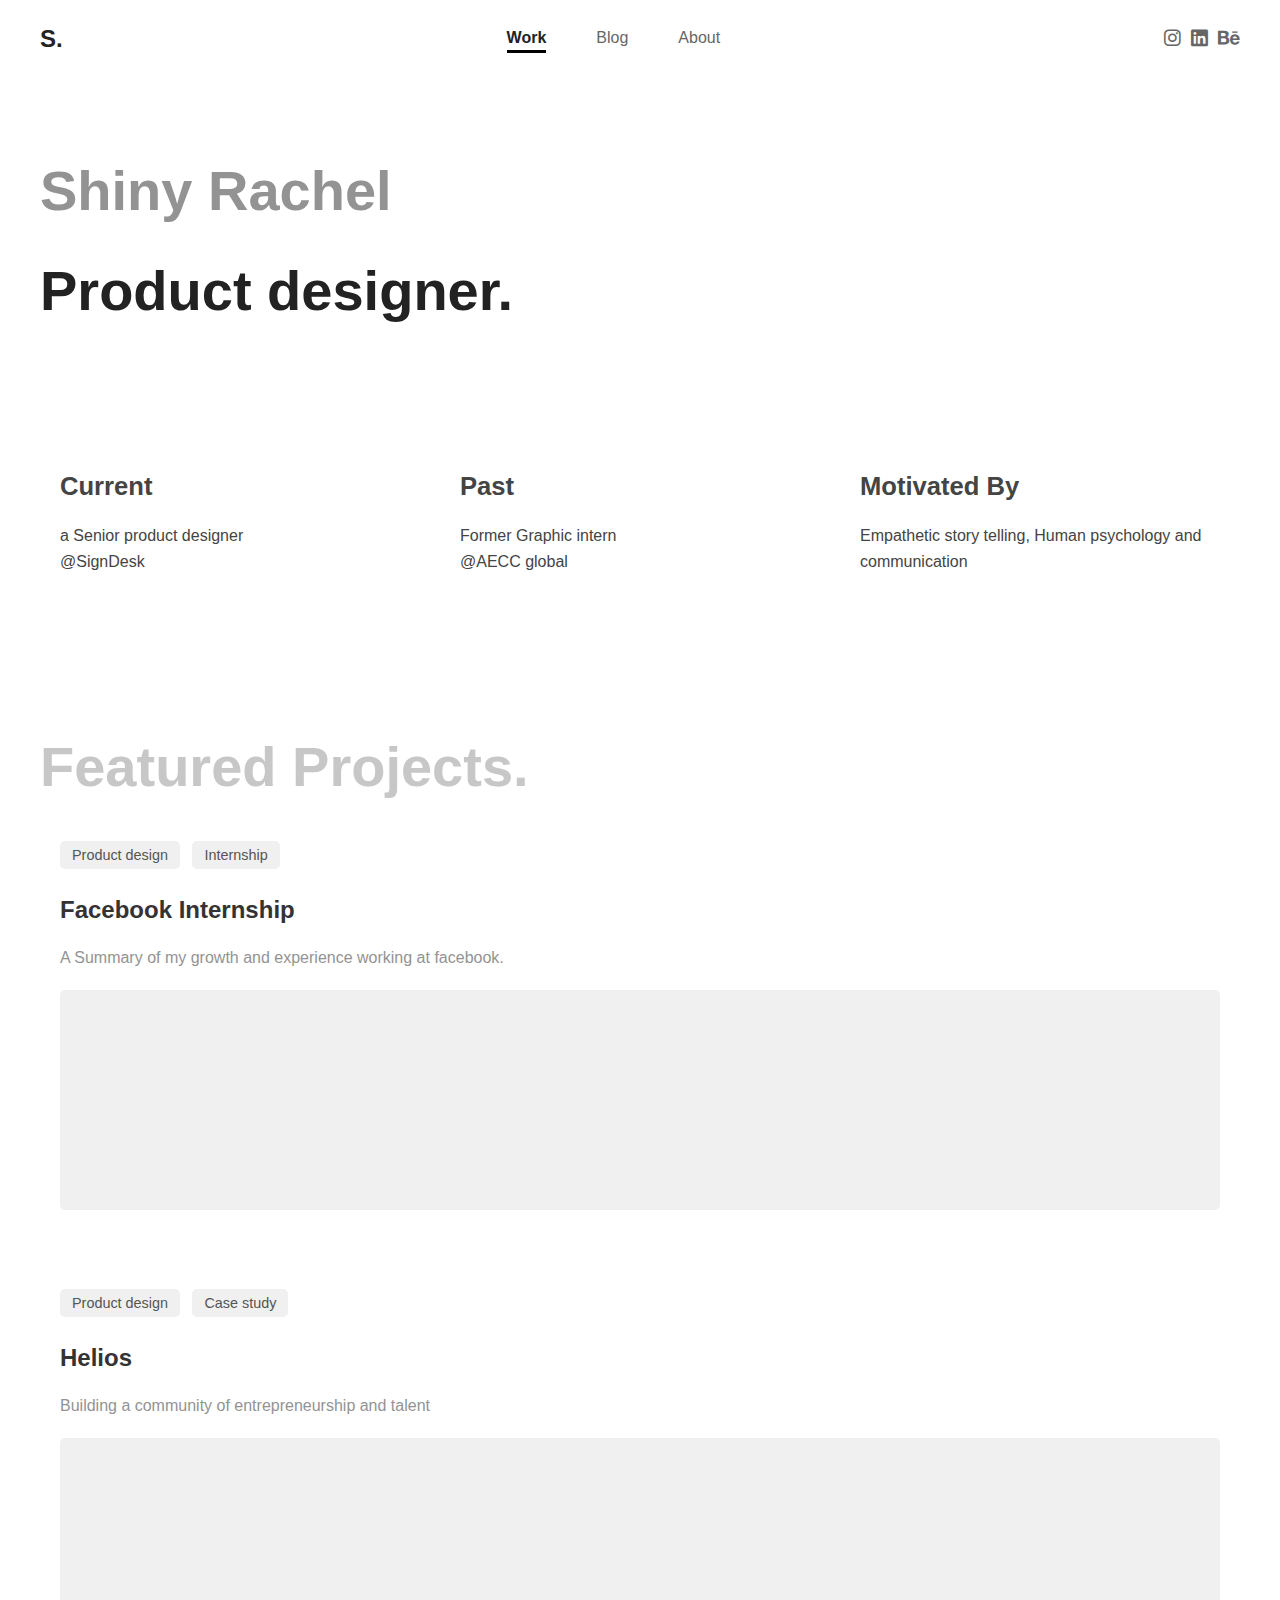
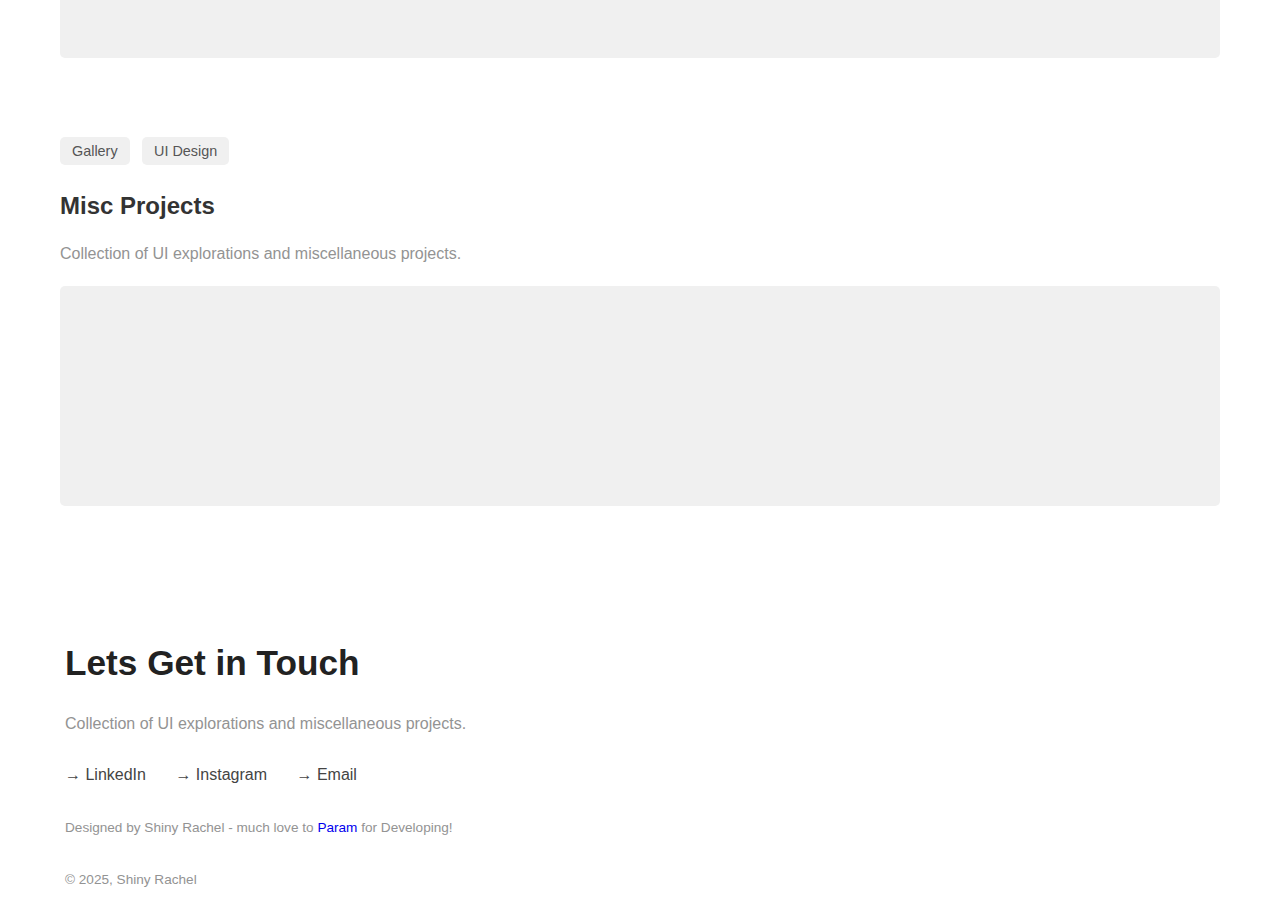
<file: index.html>
<!DOCTYPE html>
<html lang="en">
<head>
    <meta charset="UTF-8">
    <meta name="viewport" content="width=device-width, initial-scale=1.0">
    <title>Shiny Rachel - Product Designer</title>
    <link rel="stylesheet" href="style.css">
    <link rel="stylesheet" href="https://cdnjs.cloudflare.com/ajax/libs/font-awesome/6.0.0/css/all.min.css" integrity="sha512-9usAa10IRO0HhonpyAIVpjrylPvoDwiPUiKdWk5t3PyolY1cOd4DSE0Ga+ri4AuTroPR5aQvXU9xC6qOPnzFeg==" crossorigin="anonymous" referrerpolicy="no-referrer" />
</head>
<body>
    <div class="loader-container">
        <div class="loader"></div>
    </div>
    <header>
        <nav>
            <div class="logo">S.</div>
            <div class="menu">
                <a href="index.html" class="active">Work</a>
                <a href="blog.html">Blog</a>
                <a href="about.html">About</a>
            </div>
            <div class="social">
                <a href="https://www.instagram.com/shinyrachel/" target="_blank"><i class="fab fa-instagram"></i></a>
                <a href="https://www.linkedin.com/in/shiny-rachel-32475a1b8/" target="_blank"><i class="fab fa-linkedin"></i></a>
                <a href="https://www.behance.net/shinyrachel" target="_blank"><i class="fab fa-behance"></i></a>
            </div>
        </nav>
    </header>

    <section class="hero animate-on-load">
        <h1 class="gray">Shiny Rachel</h1>
        <p class="subtitle">Product designer.</p>
    </section>

    <section class="about animate-on-load">
        <div class="current">
            <h2>Current</h2>
            <p>a Senior product designer </br>@SignDesk</p>
        </div>
        <div class="past">
            <h2>Past</h2>
            <p>Former Graphic intern</br>@AECC global</p>
        </div>
        <div class="motivated">
            <h2>Motivated By</h2>
            <p>Empathetic story telling, Human psychology and communication</p>
        </div>
    </section>

    <section class="projects animate-on-load">
        <h1 class="gray">Featured Projects.</h1>
        <div class="project">
            <div class="tags">
                <span class="tag">Product design</span>
                <span class="tag">Internship</span>
            </div>
            <h3>Facebook Internship</h3>
            <p>A Summary of my growth and experience working at facebook.</p>
            <div class="image-placeholder"></div>
        </div>

        <div class="project">
            <div class="tags">
                <span class="tag">Product design</span>
                <span class="tag">Case study</span>
            </div>
            <h3>Helios</h3>
            <p>Building a community of entrepreneurship and talent</p>
            <div class="image-placeholder"></div>
        </div>

         <div class="project">
            <div class="tags">
                <span class="tag">Gallery</span>
                <span class="tag">UI Design</span>
            </div>
            <h3>Misc Projects</h3>
            <p>Collection of UI explorations and miscellaneous projects.</p>
            <div class="image-placeholder"></div>
        </div>
    </section>

    <section style="padding-left: 50px;" class="contact">
        <h2>Lets Get in Touch</h2>
        <p>Collection of UI explorations and miscellaneous projects.</p>
        <div class="links">
          <a href="https://www.linkedin.com/in/shiny-rachel-32475a1b8/" target="_blank">→ LinkedIn</a>
          <a href="https://www.instagram.com/shinyrachel/" target="_blank">→ Instagram</a>
          <a href="https://mail.google.com/mail/?view=cm&fs=1&to=shinyrachel21@gmail.com" target="_blank">→ Email</a>
        </div>
        <p class="copyright">Designed by Shiny Rachel - much love to <a style="text-decoration: none;" href="https://www.linkedin.com/in/dev-param/" target="_blank">Param</a> for Developing!</p>
        <p class="copyright">© 2025, Shiny Rachel</p>
      </section>
    <script src="script.js"></script>

</body>
</html>
</file>
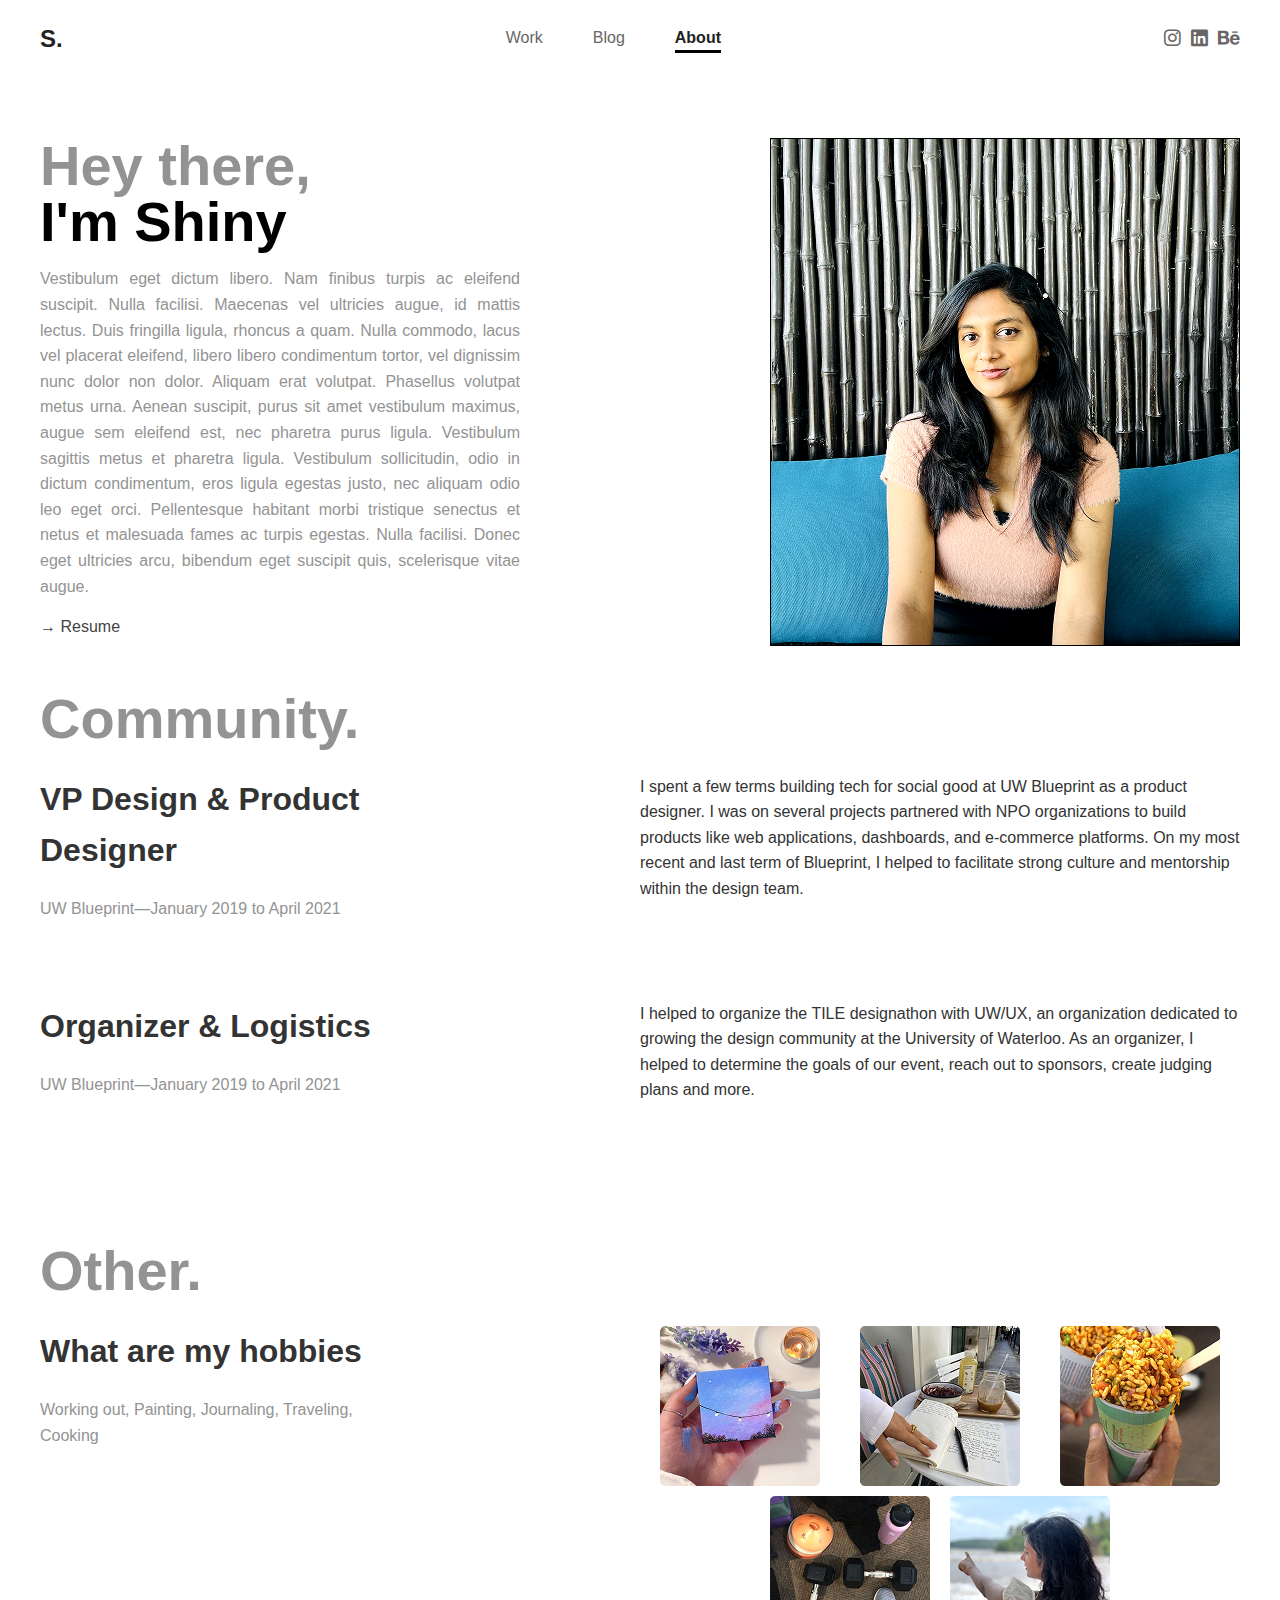
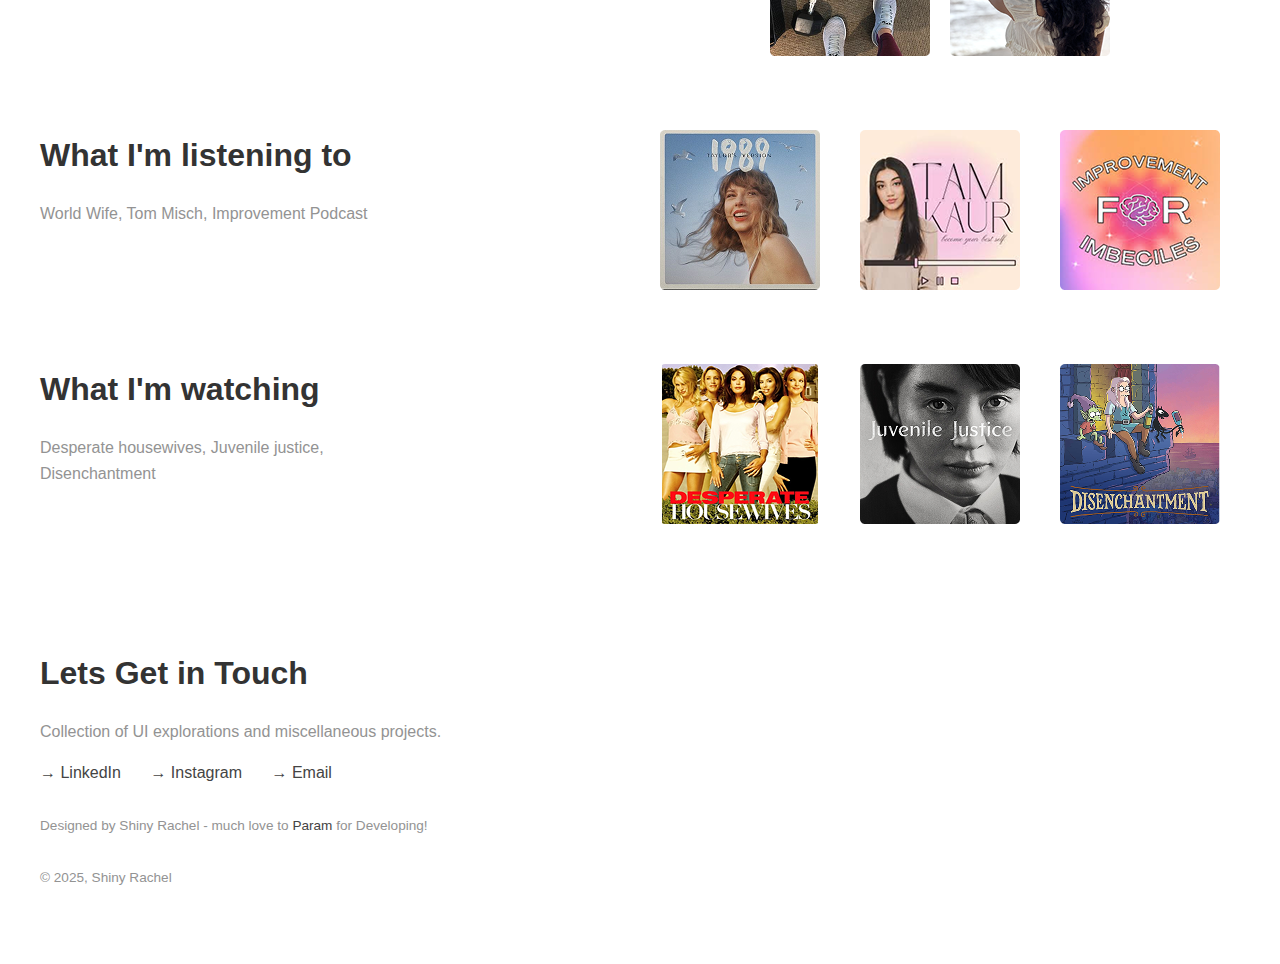
<file: about.html>
<!DOCTYPE html>
<html lang="en">

<head>
  <meta charset="UTF-8">
  <meta name="viewport" content="width=device-width, initial-scale=1.0">
  <title>About - Shiny Rachel</title>
  <link rel="stylesheet" href="style.css">
  <link rel="stylesheet" href="https://cdnjs.cloudflare.com/ajax/libs/font-awesome/6.0.0/css/all.min.css"
    integrity="sha512-9usAa10IRO0HhonpyAIVpjrylPvoDwiPUiKdWk5t3PyolY1cOd4DSE0Ga+ri4AuTroPR5aQvXU9xC6qOPnzFeg=="
    crossorigin="anonymous" referrerpolicy="no-referrer" />
</head>

<body>
  <div class="loader-container">
    <div class="loader"></div>
  </div>
  <header>
    <nav>
      <div class="logo">S.</div>
      <div class="menu">
        <a href="index.html">Work</a>
        <a href="blog.html">Blog</a>
        <a href="about.html" class = "active">About</a>
      </div>
      <div class="social">
        <a href="https://www.instagram.com/shinyrachel/" target="_blank"><i class="fab fa-instagram"></i></a>
        <a href="https://www.linkedin.com/in/shiny-rachel-32475a1b8/" target="_blank"><i class="fab fa-linkedin"></i></a>
        <a href="https://www.behance.net/shinyrachel" target="_blank"><i class="fab fa-behance"></i></a>
      </div>
    </nav>
  </header>

  <section class="about-content animate-on-load">
    <section class="about-me">
        <div class="about-me-content">
            <h1 style="line-height: 1em;"><span class="gray">Hey there,</span></br>I'm Shiny</h1>
      <p style="text-align: justify ;">Vestibulum eget dictum libero. Nam finibus turpis ac eleifend suscipit. Nulla facilisi. Maecenas vel ultricies
        augue, id mattis lectus. Duis fringilla ligula, rhoncus a quam. Nulla commodo, lacus vel placerat eleifend,
        libero libero condimentum tortor, vel dignissim nunc dolor non dolor. Aliquam erat volutpat. Phasellus volutpat
        metus urna. Aenean suscipit, purus sit amet vestibulum maximus, augue sem eleifend est, nec pharetra purus
        ligula. Vestibulum sagittis metus et pharetra ligula. Vestibulum sollicitudin, odio in dictum condimentum, eros
        ligula egestas justo, nec aliquam odio leo eget orci. Pellentesque habitant morbi tristique senectus et netus et
        malesuada fames ac turpis egestas. Nulla facilisi. Donec eget ultricies arcu, bibendum eget suscipit quis,
        scelerisque vitae augue.</p>
      <a href="./assets/Resume.pdf" download>→ Resume</a>
        </div>
      <div>
        <img style="width: 100%;" src="./assets/shiny.png" alt="nopes">
      </div>
    </section>

    <section class="community">
        <h1 style="color: #939393;">Community.</h1>
        <div class="about-flex">
            <div class="flex-hor">
                <div class="left-div">
                    <h2 style="margin-top: 0px;">VP Design & Product 
                        Designer</h1>
                        <p>UW Blueprint—January 2019 to April 2021</p>
                </div>
                <div class="right-div">
                    I spent a few terms building tech for social good at UW Blueprint as a product designer. I was on several projects partnered with NPO organizations to build products like web applications, dashboards, and e-commerce platforms. On my most recent and last term of Blueprint, I helped to facilitate strong culture and mentorship within the design team.
                </div>
            </div>
            <div class="flex-hor">
                <div class="left-div">
                    <h2 style="margin-top: 0px;">Organizer & Logistics</h1>
                        <p>UW Blueprint—January 2019 to April 2021</p>
                </div>
                <div class="right-div">
                    I helped to organize the TILE designathon with UW/UX, an organization dedicated to growing the design community at the University of Waterloo. As an organizer, I helped to determine the goals of our event, reach out to sponsors, create judging plans and more.                </div>
            </div>
        </div>
    </section>





    <section class="community">
        <h1 style="color: #939393;">Other.</h1>
        <div class="about-flex">
            <div class="flex-hor">
                <div class="left-div">
                    <h2 style="margin-top: 0px;">What are my hobbies</h1>
                        <p>Working out, Painting, Journaling, Traveling, Cooking</p>
                </div>
                <div class="right-div">
                    <div class="right-imgs">
                    <img class="abt-imgs" src="./assets/image(1).png" alt="">
                    <img class="abt-imgs"src="./assets/image(3).png" alt="">
                    <img class="abt-imgs" src="./assets/image(4).png" alt="">
                    </div>
                    <div class="right-imgs-bottom">
                        <img class="abt-imgs" src="./assets/image.png" alt="">
                        <img class="abt-imgs"src="./assets/IMG_4633.png" alt="" style="margin-left: 20px;">
                    </div>



                </div>
            </div>
            <div class="flex-hor">
                <div class="left-div">
                    <h2 style="margin-top: 0px;">What I'm listening to</h1>
                        <p>World Wife, Tom Misch, Improvement Podcast</p>
                </div>
                <div class="right-div">
                    <div class="right-imgs">
                        <img class="abt-imgs" src="./assets/image(5).png" alt="">
                        <img class="abt-imgs"src="./assets/image(6).png" alt="">
                        <img class="abt-imgs" src="./assets/image(7).png" alt="">
                        </div>
                   </div>
            </div>
            <div class="flex-hor">
                <div class="left-div">
                    <h2 style="margin-top: 0px;">What I'm watching</h1>
                        <p>Desperate housewives, Juvenile justice, Disenchantment</p>
                </div>
                <div class="right-div">
                    <div class="right-imgs">
                    <img class="abt-imgs" src="./assets/image(8).png" alt="">
                    <img class="abt-imgs"src="./assets/image(9).png" alt="">
                    <img class="abt-imgs" src="./assets/image(10).png" alt="">
                    </div>
            </div>
        </div>
    </section>



  <section class="contact">
    <h2>Lets Get in Touch</h2>
    <p>Collection of UI explorations and miscellaneous projects.</p>
    <div class="links">
      <a href="https://www.linkedin.com/in/shiny-rachel-32475a1b8/" target="_blank">→ LinkedIn</a>
      <a href="https://www.instagram.com/shinyrachel/" target="_blank">→ Instagram</a>
      <a href="https://mail.google.com/mail/?view=cm&fs=1&to=shinyrachel21@gmail.com" target="_blank">→ Email</a>
    </div>
    <p class="copyright">Designed by Shiny Rachel - much love to <a href="https://www.linkedin.com/in/dev-param/" target="_blank">Param</a> for Developing!</p>
    <p class="copyright">© 2025, Shiny Rachel</p>
  </section>
  <script src="script.js"></script>
</body>

</html>
</file>
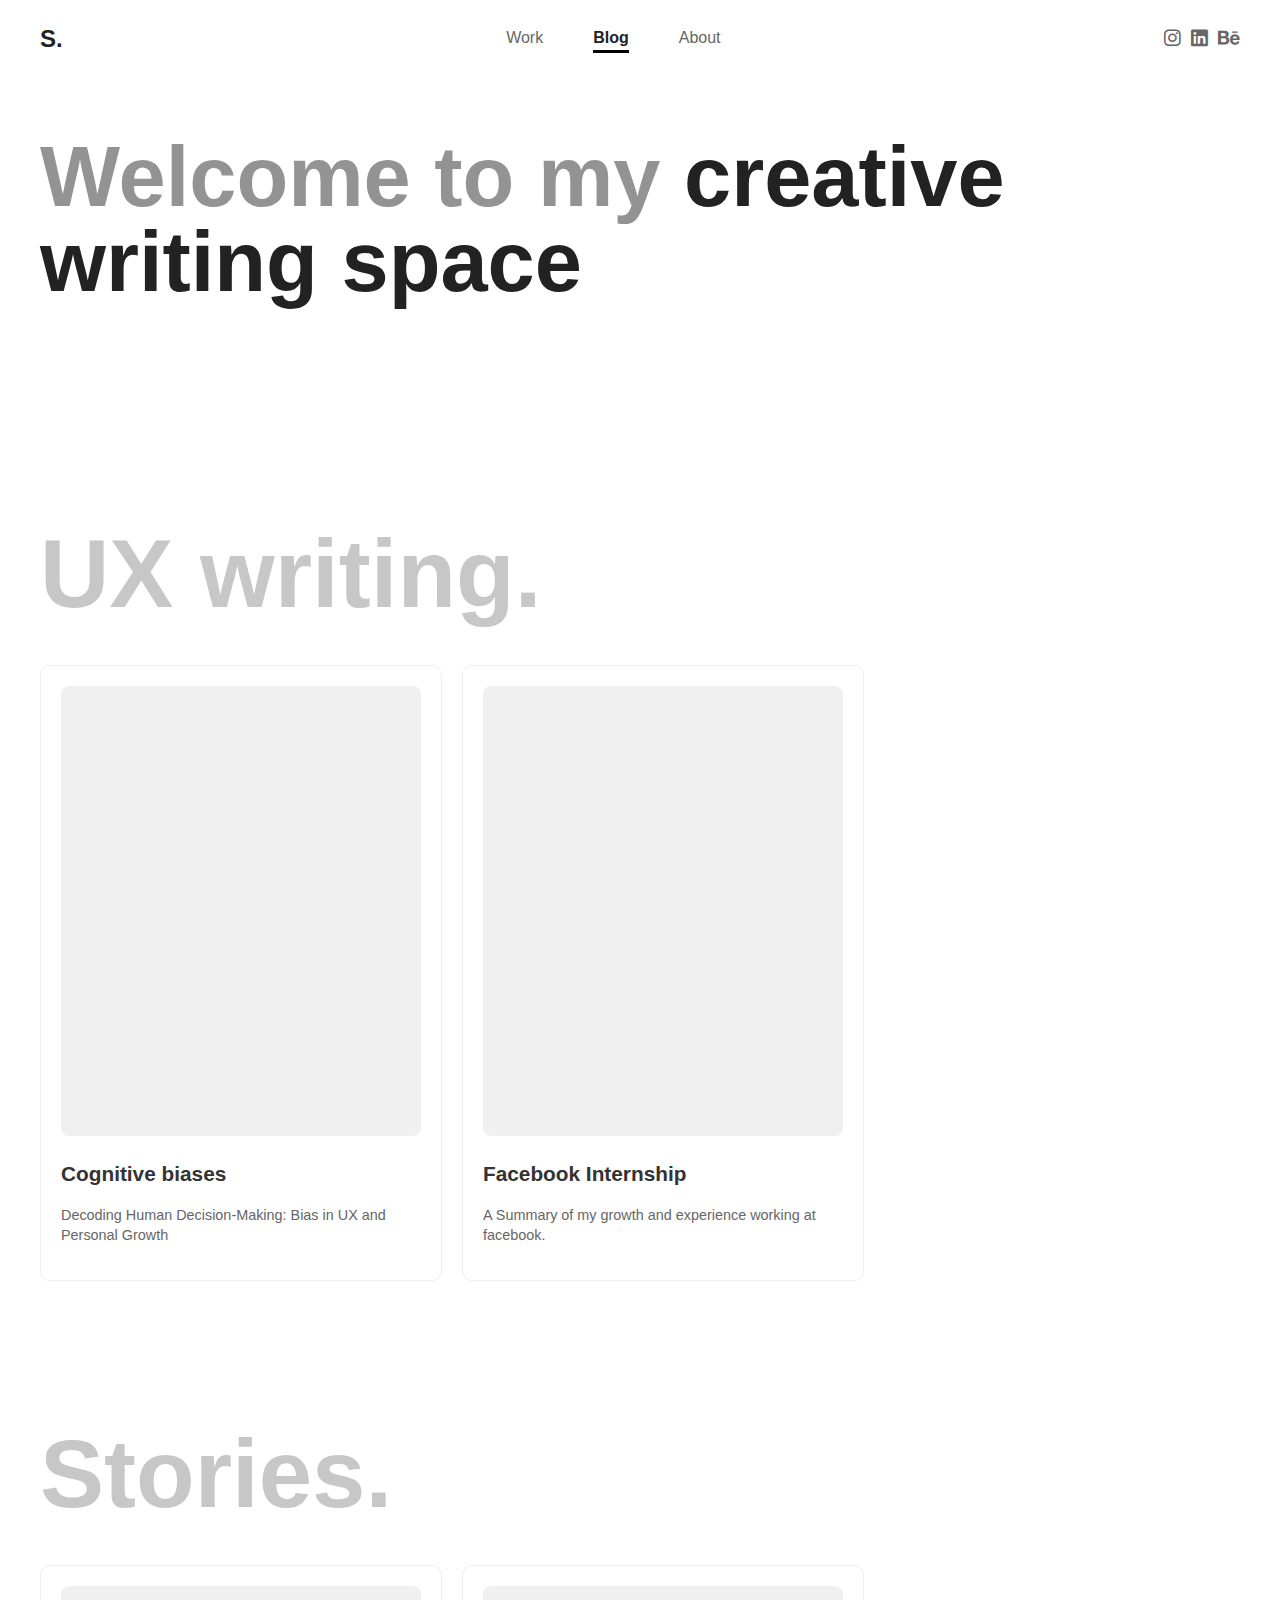
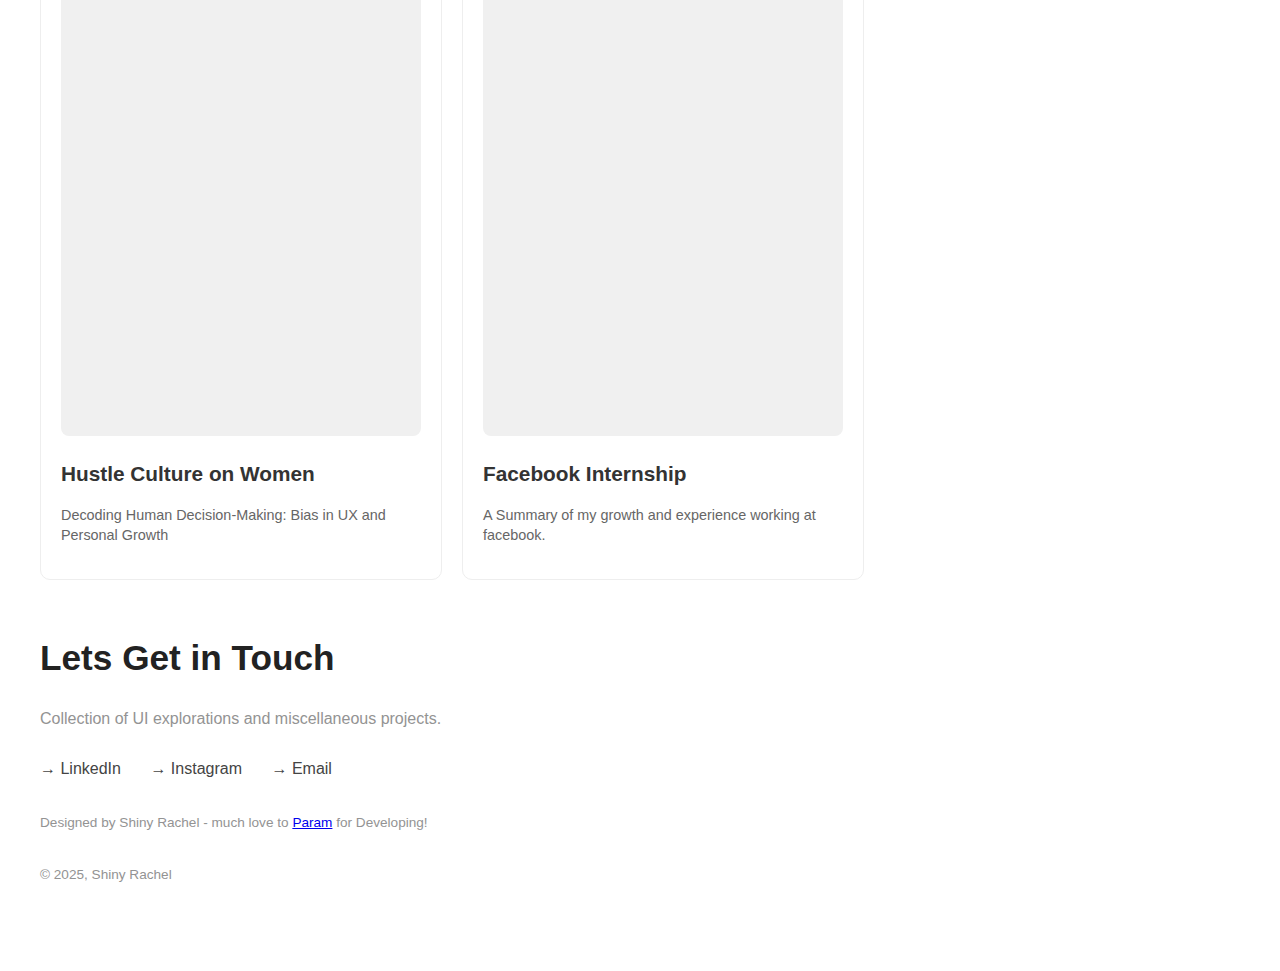
<file: blog.html>
<!DOCTYPE html>
<html lang="en">

<head>
  <meta charset="UTF-8">
  <meta name="viewport" content="width=device-width, initial-scale=1.0">
  <title>Blog - Shiny Rachel</title>
  <link rel="stylesheet" href="style.css">
  <link rel="stylesheet" href="https://cdnjs.cloudflare.com/ajax/libs/font-awesome/6.0.0/css/all.min.css"
    integrity="sha512-9usAa10IRO0HhonpyAIVpjrylPvoDwiPUiKdWk5t3PyolY1cOd4DSE0Ga+ri4AuTroPR5aQvXU9xC6qOPnzFeg=="
    crossorigin="anonymous" referrerpolicy="no-referrer" />
</head>

<body>
  <div class="loader-container">
    <div class="loader"></div>
  </div>
  <header>
    <nav>
      <div class="logo">S.</div>
      <div class="menu">
        <a href="index.html">Work</a>
        <a href="blog.html" class = "active">Blog</a>
        <a href="about.html">About</a>
      </div>
      <div class="social">
        <a href="https://www.instagram.com/shinyrachel/" target="_blank"><i class="fab fa-instagram"></i></a>
        <a href="https://www.linkedin.com/in/shiny-rachel-32475a1b8/" target="_blank"><i class="fab fa-linkedin"></i></a>
        <a href="https://www.behance.net/shinyrachel" target="_blank"><i class="fab fa-behance"></i></a>
      </div>
    </nav>
  </header>

  <section class="blog-content animate-on-load">
    <h1><span class="gray">Welcome to my </span>creative writing space</h1>
    <p class="subtitle">UX writing.</p>
    <div class="blog-previews">
        <div class="blog-preview">
            <div class="blog-image-placeholder"></div>
            <h3>Cognitive biases</h3>
            <p>Decoding Human Decision-Making: Bias in UX and Personal Growth</p>
        </div>
        <div class="blog-preview">
            <div class="blog-image-placeholder"></div>
            <h3>Facebook Internship</h3>
            <p>A Summary of my growth and experience working at facebook.</p>
        </div>
    </div>

    <p class="subtitle" style="margin-top: 1em;">Stories.</p>
    <div class="blog-previews">
        <div class="blog-preview">
            <div class="blog-image-placeholder"></div>
            <h3>Hustle Culture on Women</h3>
            <p>Decoding Human Decision-Making: Bias in UX and Personal Growth</p>
        </div>
        <div class="blog-preview">
            <div class="blog-image-placeholder"></div>
            <h3>Facebook Internship</h3>
            <p>A Summary of my growth and experience working at facebook.</p>
        </div>
    </div>


    

  <section class="contact">
    <h2>Lets Get in Touch</h2>
    <p>Collection of UI explorations and miscellaneous projects.</p>
    <div class="links">
      <a href="https://www.linkedin.com/in/shiny-rachel-32475a1b8/" target="_blank">→ LinkedIn</a>
      <a href="https://www.instagram.com/shinyrachel/" target="_blank">→ Instagram</a>
      <a href="https://mail.google.com/mail/?view=cm&fs=1&to=shinyrachel21@gmail.com" target="_blank">→ Email</a>
    </div>
    <p class="copyright">Designed by Shiny Rachel - much love to <a href="https://www.linkedin.com/in/dev-param/" target="_blank">Param</a> for Developing!</p>
    <p class="copyright">© 2025, Shiny Rachel</p>
  </section>
  <script src="script.js"></script>
</body>

</html>
</file>
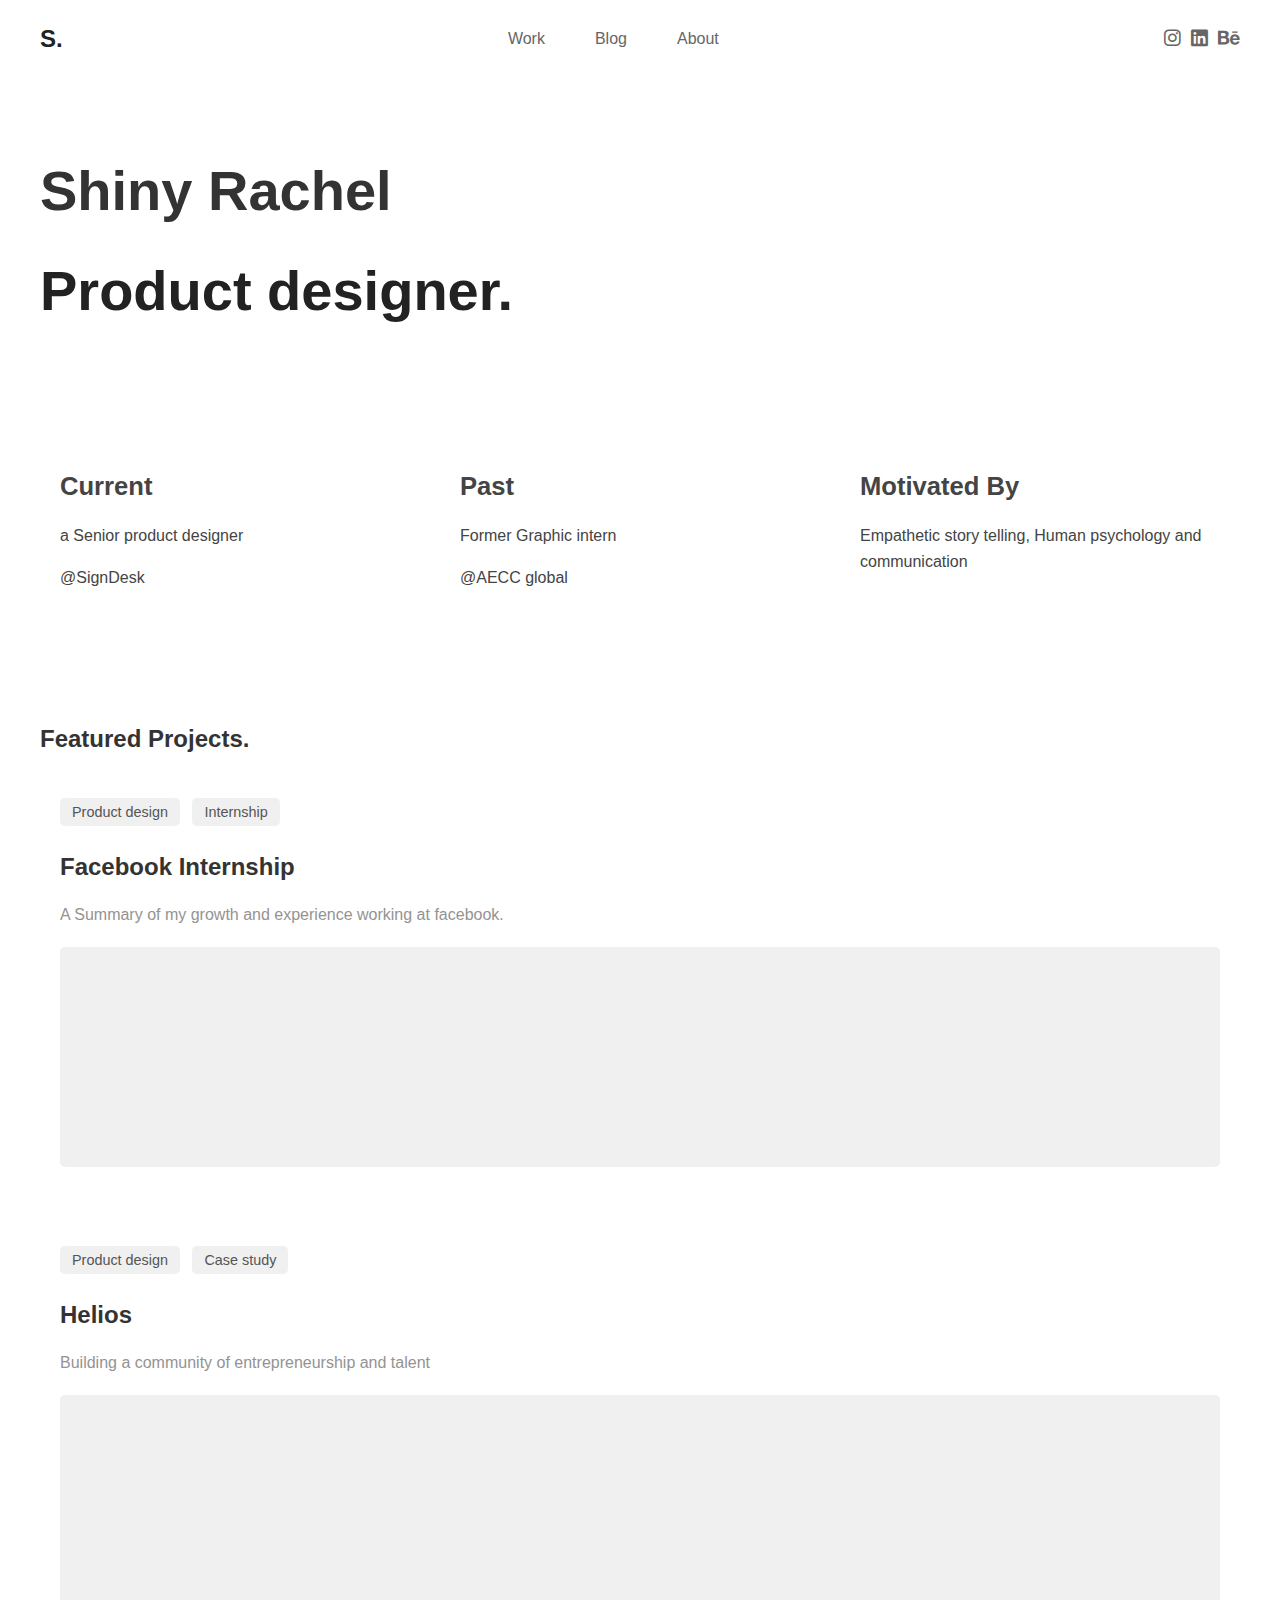
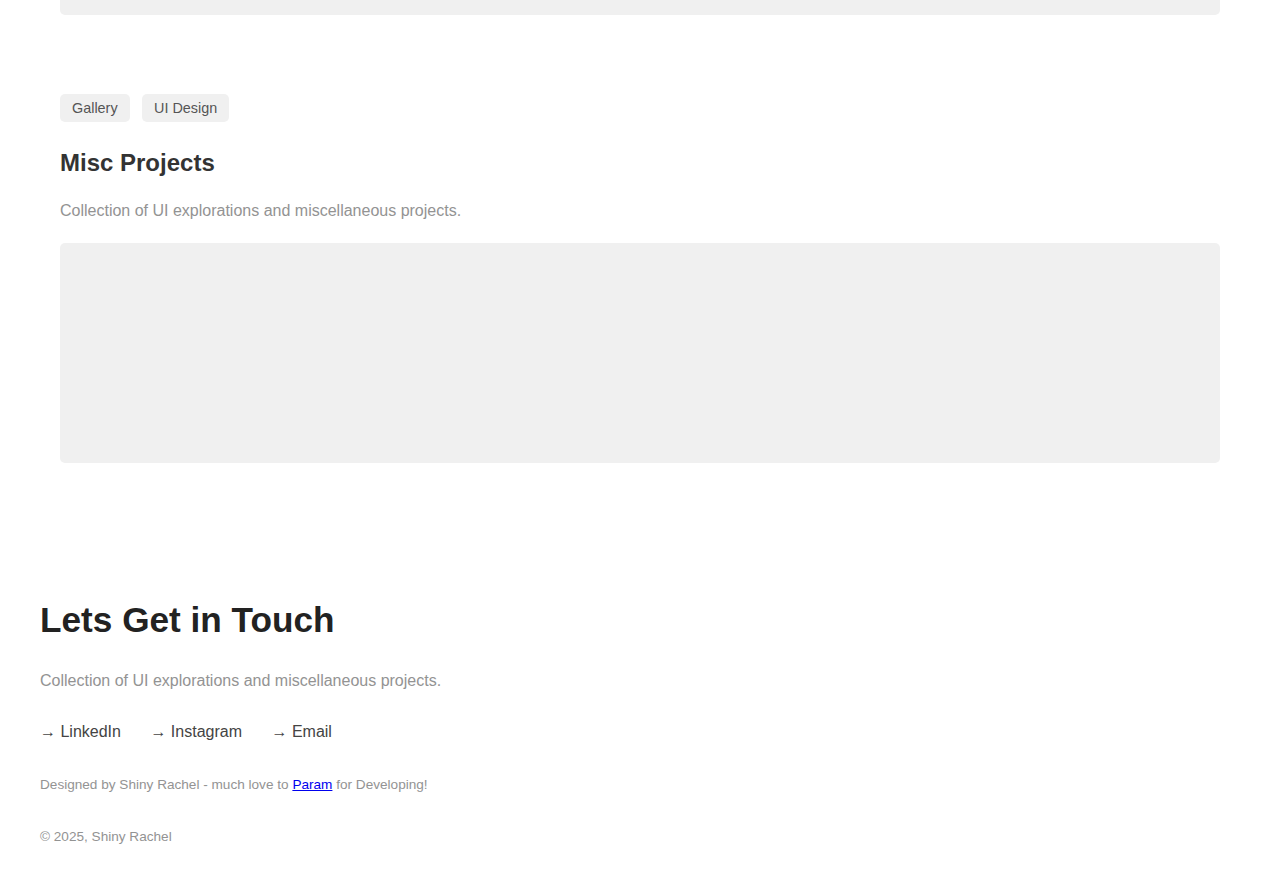
<file: work.html>
<!DOCTYPE html>
<html lang="en">
<head>
    <meta charset="UTF-8">
    <meta name="viewport" content="width=device-width, initial-scale=1.0">
    <title>Shiny Rachel - Product Designer</title>
    <link rel="stylesheet" href="style.css">
    <link rel="stylesheet" href="https://cdnjs.cloudflare.com/ajax/libs/font-awesome/6.0.0/css/all.min.css" integrity="sha512-9usAa10IRO0HhonpyAIVpjrylPvoDwiPUiKdWk5t3PyolY1cOd4DSE0Ga+ri4AuTroPR5aQvXU9xC6qOPnzFeg==" crossorigin="anonymous" referrerpolicy="no-referrer" />
</head>
<body>
    <div class="loader-container">
        <div class="loader"></div>
    </div>
    <header>
        <nav>
            <div class="logo">S.</div>
            <div class="menu">
                <a href="index.html">Work</a>
                <a href="blog.html">Blog</a>
                <a href="about.html">About</a>
            </div>
            <div class="social">
                <a href="https://www.instagram.com/shinyrachel/" target="_blank"><i class="fab fa-instagram"></i></a>
                <a href="https://www.linkedin.com/in/shiny-rachel-32475a1b8/" target="_blank"><i class="fab fa-linkedin"></i></a>
                <a href="https://www.behance.net/shinyrachel" target="_blank"><i class="fab fa-behance"></i></a>
            </div>
        </nav>
    </header>

    <section class="hero animate-on-load">
        <h1>Shiny Rachel</h1>
        <p class="subtitle">Product designer.</p>
    </section>

    <section class="about animate-on-load">
        <div class="current">
            <h2>Current</h2>
            <p>a Senior product designer</p>
            <p>@SignDesk</p>
        </div>
        <div class="past">
            <h2>Past</h2>
            <p>Former Graphic intern</p>
            <p>@AECC global</p>
        </div>
        <div class="motivated">
            <h2>Motivated By</h2>
            <p>Empathetic story telling, Human psychology and communication</p>
        </div>
    </section>

    <section class="projects animate-on-load">
        <h2>Featured Projects.</h2>
        <div class="project">
            <div class="tags">
                <span class="tag">Product design</span>
                <span class="tag">Internship</span>
            </div>
            <h3>Facebook Internship</h3>
            <p>A Summary of my growth and experience working at facebook.</p>
            <div class="image-placeholder"></div>
        </div>

        <div class="project">
            <div class="tags">
                <span class="tag">Product design</span>
                <span class="tag">Case study</span>
            </div>
            <h3>Helios</h3>
            <p>Building a community of entrepreneurship and talent</p>
            <div class="image-placeholder"></div>
        </div>

         <div class="project">
            <div class="tags">
                <span class="tag">Gallery</span>
                <span class="tag">UI Design</span>
            </div>
            <h3>Misc Projects</h3>
            <p>Collection of UI explorations and miscellaneous projects.</p>
            <div class="image-placeholder"></div>
        </div>
    </section>

    <section class="contact">
        <h2>Lets Get in Touch</h2>
        <p>Collection of UI explorations and miscellaneous projects.</p>
        <div class="links">
          <a href="https://www.linkedin.com/in/shiny-rachel-32475a1b8/" target="_blank">→ LinkedIn</a>
          <a href="https://www.instagram.com/shinyrachel/" target="_blank">→ Instagram</a>
          <a href="https://mail.google.com/mail/?view=cm&fs=1&to=shinyrachel21@gmail.com" target="_blank">→ Email</a>
        </div>
        <p class="copyright">Designed by Shiny Rachel - much love to <a href="https://www.linkedin.com/in/dev-param/" target="_blank">Param</a> for Developing!</p>
        <p class="copyright">© 2025, Shiny Rachel</p>
      </section>
    <script src="script.js"></script>

</body>
</html>
</file>
<file: style.css>
/* General Styles (Applied to all pages) */

body {
    font-family: sans-serif;
    margin: 0;
    padding: 0;
    line-height: 1.6;
    color: #333; /* Default text color */
    background-color: #fff;
}

h1, h2, h3 {
  color: #333;
}

header {
    padding: 20px;
    /* border-bottom: 1px solid #eee; */
}

nav {
    display: flex;
    justify-content: space-between;
    align-items: center;
    flex-wrap: wrap;
    max-width: 1200px; /* Example max width */
    margin: 0 auto; /* Center the nav */
}

.logo {
    font-size: 1.5em;
    font-weight: bold;
    color: #222;
}

.menu {
    display: flex;
    gap: 50px;
}

.menu a {
    text-decoration: none;
    color: #666;
    transition: color 0.3s ease;
}

.menu a:hover {
    color: #222; /* Darker on hover */
}

.social {
    display: flex;
    gap: 10px;
}

.social a {
    font-size: 1.2em;
    color: #666;
    transition: color 0.3s ease;
}

.social a:hover {
    color: #222;
}

/* Hero Section */
.hero {
    padding: 30px 20px;
    text-align: left;
    max-width: 1200px;
    margin: 0 auto;
}

.hero h1 {
    font-size: 3.5em;
    margin-bottom: 10px;
    font-weight: 700;

    /* color: #222; */
}
.projects h1 {
    font-size: 3.5em;
    margin-bottom: 10px;
    font-weight: 700;
    color: #C7C7C7;
}

.subtitle {
    font-size: 3.5em;
    font-weight: 700;
    color: #222; /* Updated color */
    margin-top: 0px;
    margin-bottom: 20px;
}

/* About Section */
.about {
    display: flex;
    justify-content: space-around;
    padding: 40px 20px;
    flex-wrap: wrap;
    max-width: 1200px;
    margin: 0 auto;
    /* border-bottom: 1px solid #eee; */
}

.about div {
    flex: 1;
    padding: 20px;
    min-width: 250px;
}

.about h2 {
    font-size: 1.6em;
    font-weight: 700;
    margin-bottom: 10px;
    color: #444;
}

.about p {
    color: #444; /* Updated color */
    margin-bottom: 10px;
}

/* Projects Section */
.projects {
    padding: 40px 20px;
    max-width: 1200px;
    margin: 0 auto;
}

/* .projects h2 {
    font-size: 2.2em;
    margin-bottom: 30px;
    color: #222;
} */

.project {
    margin-bottom: 40px;
    padding: 20px;
    /* border: 1px solid #eee; */
    border-radius: 5px;
}

.tags {
    margin-bottom: 15px;
}

.tag {
    background-color: #f0f0f0;
    padding: 6px 12px;
    border-radius: 5px;
    margin-right: 8px;
    font-size: 0.9em;
    color: #555;
}

.project h3 {
    font-size: 1.5em;
    margin-bottom: 10px;
    color: #333;
}

.project p {
    color: #939393; /* Updated color */
    line-height: 1.5;
}

.image-placeholder {
    background-color: #f0f0f0;
    height: 220px;
    margin-top: 20px;
    border-radius: 5px;
}

/* Contact Section */
.contact {
    padding: 0px 0px;
    text-align: left;
    max-width: 1200px;
    margin: 0 auto;
}

.contact h2 {
    font-size: 2.2em;
    margin-bottom: 20px;
    color: #222;
}

.contact p {
    color: #939393; /* Updated color */
    margin-bottom: 25px;
}

.links a {
    margin-right: 25px;
    text-decoration: none;
    color: #444;
    font-weight: 500;
    transition: color 0.3s ease;
}

.links a:hover {
    color: #222;
}

.copyright {
    font-size: 0.85em;
    color: #939393; /* Updated color */
    margin-top: 30px;
}

/* Specific Styles for Blog Page */
.blog-content {
    max-width: 1200px;
    margin: 0 auto;
    padding: 60px 20px;
    padding-top: 0px;
}

.blog-content h1 {
    font-size: 5.3em;
    margin-bottom: 45px;
    line-height: 1;
    font-weight: 700;
    color: #222;

}

.blog-content .subtitle {
    font-size: 6em;
    margin-bottom: 15px;
    font-weight: 700;
    color: #C7C7C7; /* Updated color */
    margin-top: 2em;
}

.stories {
    display: grid;
    grid-template-columns: repeat(auto-fit, minmax(300px, 1fr));
    gap: 30px;
    margin-bottom: 50px;
}

.story {
    padding: 20px;
    border: 1px solid #eee;
    border-radius: 5px;
}

.story h3 {
    font-size: 1.3em;
    margin-bottom: 10px;
    color: #333;
}

.story p {
    color: #939393; /* Updated color */
    line-height: 1.5;
}

/* Specific Styles for About Page */

.about-content {
    max-width: 1200px;
    margin: 0 auto;
    padding: 60px 20px;
}

.about-content h1 {
    font-size: 3em;
    margin-bottom: 20px;
    color: #222;
}

.about-content h2 {
    font-size: 2em;
    margin-top: 40px;
    margin-bottom: 20px;
    color: #333;
}

.about-content p {
    color: #939393; /* Updated color */
    line-height: 1.6;
    margin-bottom: 15px;
}

.about-content a {
    color: #444;
    text-decoration: none;
    font-weight: 500;
}

.about-content a:hover {
    color: #222;
}

.about-me, .community, .other {
    margin-bottom: 20px;
}

.hobbies, .listening, .watching {
    margin-top: 30px;
}

.ux-writing-section {
    padding: 20px;
    max-width: 1200px; /* Or your desired max width */
    margin: 0 auto;
}

.ux-writing-section h2 {
    font-size: 2em; /* Adjust as needed */
    color: #939393; /* Match the color in the image */
    margin-bottom: 20px;
}

.blog-previews {
    min-height: 70vh;
    display: flex;
    /* justify-content: space-around;  */
    flex-wrap: wrap; /* Allow previews to wrap on smaller screens */
}

.blog-preview {
    width: 30%; /* Adjust for spacing between previews */
    margin-bottom: 20px; /* Spacing below each preview */
    margin-right: 20px;
    border: 1px solid #eee; /* Light border */
    border-radius: 10px; /* Rounded corners */
    padding: 20px;
}

.blog-image-placeholder {
    min-height: 50vh;
    background-color: #f0f0f0; /* Light grey background */
    height: 200px; /* Adjust height as needed */
    margin-bottom: 10px;
    border-radius: 8px;
}

.blog-preview h3 {
    font-size: 1.3em; /* Adjust as needed */
    margin-bottom: 5px;
    color: #333; /* Or your desired heading color */
}

.blog-preview p {
    font-size: 0.9em; /* Adjust as needed */
    color: #666; /* Or your desired paragraph color */
    line-height: 1.4;
}





/* Keyframes for Fade-In Animation */
@keyframes fadeIn {
    from {
        opacity: 0;
        transform: translateY(-20px);
    }
    to {
        opacity: 1;
        transform: translateY(0);
    }
}

/* General Animation Styles */
.animate-on-load {
    animation: fadeIn 1.4s ease-out forwards;
}

/* Existing CSS from previous response ... */

/* Keyframes for Fade-In Animation */
@keyframes fadeIn {
    from {
        opacity: 0;
        transform: translateY(-20px);
    }
    to {
        opacity: 1;
        transform: translateY(0);
    }
}


/* Style to hide content during transition (if using JS) */
.page-transition {
    opacity: 0;
}

/* Loader Styles */
.loader-container {
    position: fixed;
    top: 0;
    left: 0;
    width: 100%;
    height: 100%;
    background-color: rgba(255, 255, 255, 0.8); /* Semi-transparent white background */
    display: flex;
    justify-content: center;
    align-items: center;
    z-index: 1000; /* Ensure it's on top */
    display: none; /* Hidden by default */
}

.loader {
    border: 8px solid #f3f3f3; /* Light grey border */
    border-top: 8px solid #0a0a0b; /* Blue border top */
    border-radius: 50%;
    width: 50px;
    height: 50px;
    animation: spin 1s linear infinite;
}

@keyframes spin {
    0% { transform: rotate(0deg); }
    100% { transform: rotate(360deg); }
}

/* Existing CSS from previous response ... */

/* Style for the selected/active tab */
.menu a.active {
    font-weight: bold; /* Or any other style to highlight the selected tab */
    color: #222; /* Darker color for selected tab */
    border-bottom: black 3px solid;
}
.about-me{
    display: flex;
    justify-content: space-between;
}


.about-me h1,.community h1 {
    margin-top: 0px;
    font-size: 3.5em;
    font-weight: 700;
    margin-bottom: 10px;
    color: black;
}
.gray {
    color: #939393;
}

.about-content .community {
    margin-bottom: 50px;
}

.about-content .community h2 {
    font-size: 2em;
    margin-top: 40px;
    margin-bottom: 20px;
    color: #333;
}

.about-content .community p {
    color: #939393;
    line-height: 1.6;
    margin-bottom: 15px;
}

.about-flex{
    display: flex;
    flex-direction: column;
}
.flex-hor {
    display: flex;
    justify-content: space-between;
    margin-bottom: 4em;
}
.right-div {
    width: 50%;
}
.left-div {
    width: 30%;
}
.about-me-content{
    width: 40%;
}
.right-imgs {
    display: flex;justify-content: space-around;margin-bottom: 10px;
}
.right-imgs-bottom{
    display: flex;justify-content: center;margin-bottom: 10px;
}

/* Media Queries for Responsiveness */

@media (max-width: 768px) {
    nav {
        flex-direction: column;
        align-items: flex-start;
    }
    .menu {
        margin-top: 10px;
        width: 100%;
        justify-content: center;
        /* flex-direction: column; */
    }
    .menu a {
        margin-bottom: 5px;
    }
    .social {
        margin-top: 10px;
        display: none;
    }
    .about {
        padding: 10px 10px;
        flex-direction: column;
    }
    .about div {
        min-width: auto;
    }
    .hero {
        padding: 20px 20px;
    }
    .hero h1 {
        font-size: 3em;
    }
    .subtitle {
        font-size: 1.6em;
    }
    .current{
        margin-top: 1em;
    }

.about-flex{
    display: flex;
    /* height: 100vh; */
    /* flex-direction: column; */
}
.flex-hor {
    display: flex;
    flex-direction: column;
    justify-content: space-between;
}
.right-div {
    width: 100%;
}
.left-div {
    width: 100%;
}
.about-me {
    display: flex;
    flex-direction: column;
}
.about-me-content {
    width: 100%;
    margin-bottom: 5em;
}
.right-imgs {
    display: flex;flex-direction: row;align-items: center;justify-content: space-around;margin-bottom: 10px;flex-wrap: wrap;
}
.right-imgs-bottom{
    display: flex;justify-content: center;margin-bottom: 10px;
}
.abt-imgs {
    width: 30%;
}
.blog-content .subtitle {
    font-size: 3em;
    margin-bottom: 15px;
    font-weight: 700;
    color: #C7C7C7; /* Updated color */
    margin-top: 0.5em;
}
.blog-previews {
    flex-direction: row; /* Stack previews on smaller screens */
}

.blog-preview {
    width: 100%; /* Make previews full-width */
}

}

@media (max-width: 480px) {
    .hero h1 {
        font-size: 2.5em;
    }
    .subtitle {
        font-size: 1.4em;
    }
    .stories {
        grid-template-columns: 1fr; /* Single column on small screens */
    }
}
</file>
